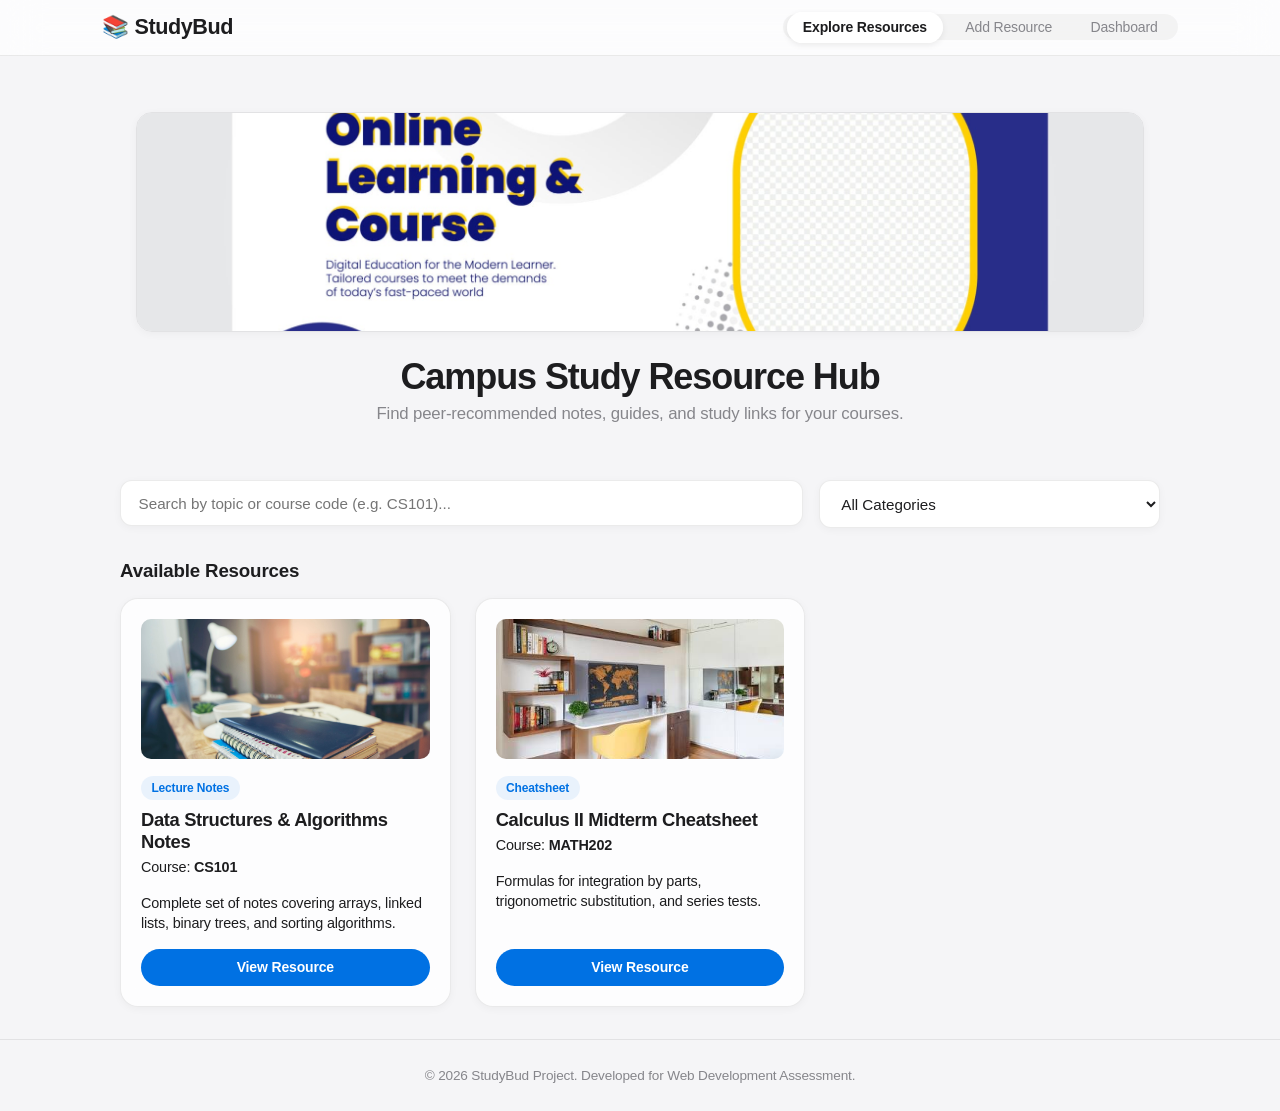
<file: index.html>
<!DOCTYPE html>
<html lang="en">
<head>
  <meta charset="UTF-8">
  <meta name="viewport" content="width=device-width, initial-scale=1.0">
  <meta name="description" content="StudyBud - Discover and share study resources for your courses.">
  <title>StudyBud | Resource Explorer</title>
  <link rel="stylesheet" href="styles.css">
</head>
<body>

  <!-- Semantic Navigation Header -->
  <header>
    <div class="logo">
      <h1>📚 StudyBud</h1>
    </div>
    <nav>
      <ul>
        <li><a href="index.html" class="active">Explore Resources</a></li>
        <li><a href="add-resource.html">Add Resource</a></li>
        <li><a href="dashboard.html">Dashboard</a></li>
      </ul>
    </nav>
  </header>

  <!-- Main Content Area -->
  <main>
    <section class="hero">
      <div class="hero-image-container">
        <img src="images/hero-banner.jpg" alt="StudyBud Campus Resource Banner" class="hero-img">
      </div>
      <h2>Campus Study Resource Hub</h2>
      <p>Find peer-recommended notes, guides, and study links for your courses.</p>
    </section>

    <!-- Search and Filter Section -->
    <section class="controls-section">
      <div class="search-box">
        <label for="searchInput" class="sr-only">Search resources</label>
        <input type="text" id="searchInput" placeholder="Search by topic or course code (e.g. CS101)...">
      </div>
      <div class="filter-box">
        <label for="categoryFilter" class="sr-only">Filter by category</label>
        <select id="categoryFilter">
          <option value="All">All Categories</option>
          <option value="Lecture Notes">Lecture Notes</option>
          <option value="Study Guide">Study Guide</option>
          <option value="Practice Quiz">Practice Quiz</option>
          <option value="Cheatsheet">Cheatsheet</option>
        </select>
      </div>
    </section>

    <!-- Dynamic Resource Grid -->
    <section class="resource-container">
      <h3>Available Resources</h3>
      <div id="resourceGrid" class="grid-container">
        <!-- JS dynamically populates card content here -->
      </div>
    </section>
  </main>

  <!-- Semantic Footer -->
  <footer>
    <p>&copy; 2026 StudyBud Project. Developed for Web Development Assessment.</p>
  </footer>

  <script src="script.js"></script>
</body>
</html>
</file>
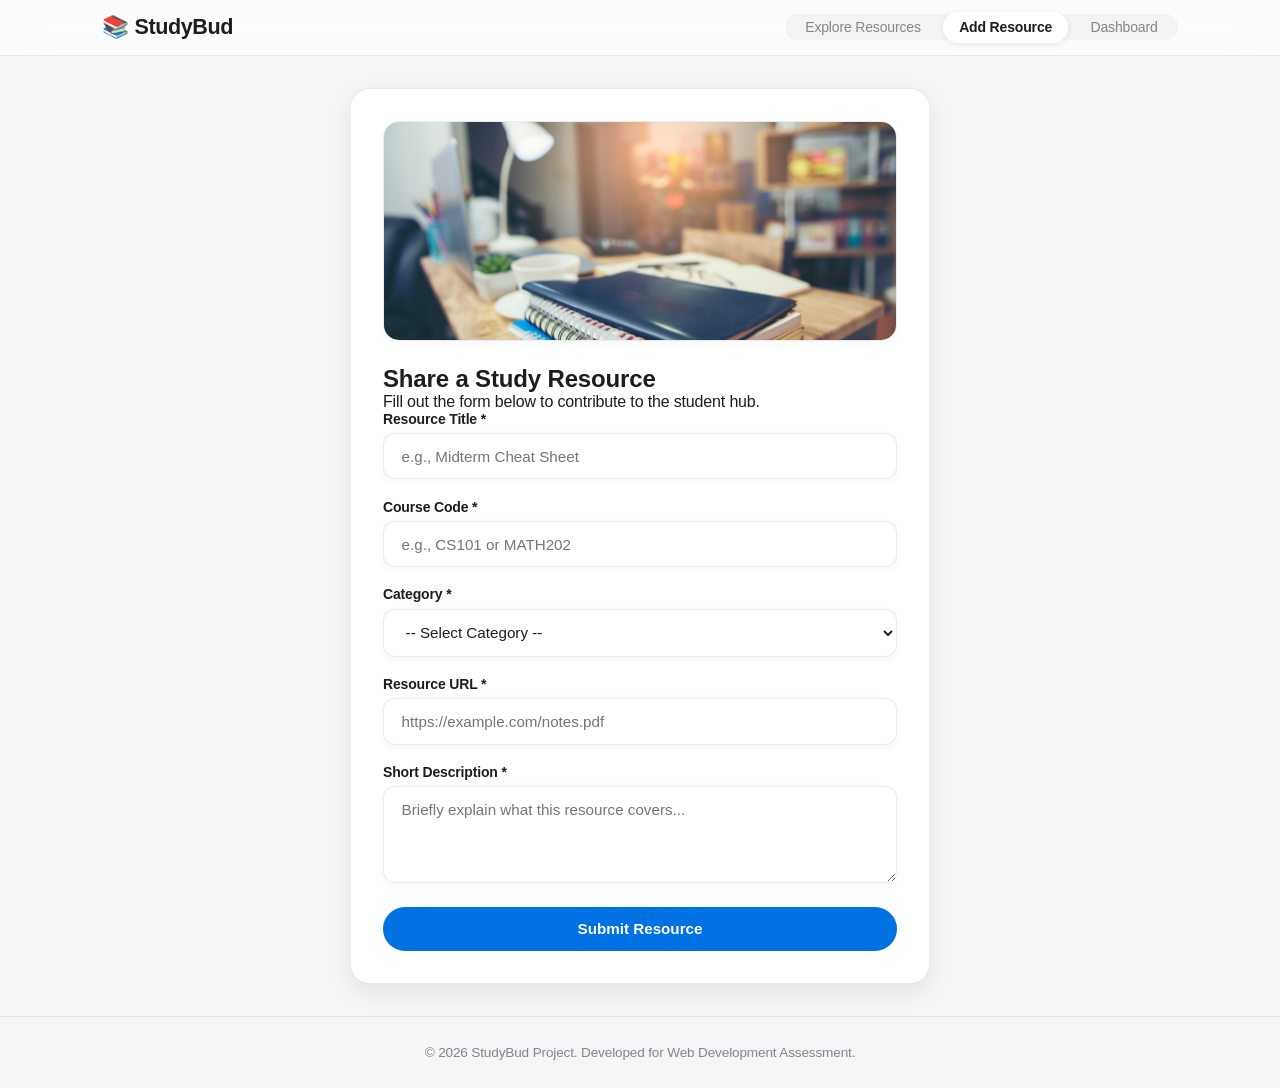
<file: add-resource.html>
<!DOCTYPE html>
<html lang="en">
<head>
  <meta charset="UTF-8">
  <meta name="viewport" content="width=device-width, initial-scale=1.0">
  <meta name="description" content="Add a new study resource to StudyBud.">
  <title>StudyBud | Add Resource</title>
  <link rel="stylesheet" href="styles.css">
</head>
<body>

  <header>
    <div class="logo">
      <h1>📚 StudyBud</h1>
    </div>
    <nav>
      <ul>
        <li><a href="index.html">Explore Resources</a></li>
        <li><a href="add-resource.html" class="active">Add Resource</a></li>
        <li><a href="dashboard.html">Dashboard</a></li>
      </ul>
    </nav>
  </header>

  <main>
    <section class="form-section">
      <div class="form-banner">
        <img src="images/study-desk.jpg" alt="Study Desk Setup" class="form-img">
      </div>
      <h2>Share a Study Resource</h2>
      <p>Fill out the form below to contribute to the student hub.</p>

      <!-- Feedback Alert Box -->
      <div id="messageBox" class="alert-box" hidden></div>

      <!-- User Input Form -->
      <form id="resourceForm" novalidate>
        <div class="form-group">
          <label for="title">Resource Title *</label>
          <input type="text" id="title" name="title" placeholder="e.g., Midterm Cheat Sheet">
          <small class="error-text" id="titleError"></small>
        </div>

        <div class="form-group">
          <label for="course">Course Code *</label>
          <input type="text" id="course" name="course" placeholder="e.g., CS101 or MATH202">
          <small class="error-text" id="courseError"></small>
        </div>

        <div class="form-group">
          <label for="category">Category *</label>
          <select id="category" name="category">
            <option value="">-- Select Category --</option>
            <option value="Lecture Notes">Lecture Notes</option>
            <option value="Study Guide">Study Guide</option>
            <option value="Practice Quiz">Practice Quiz</option>
            <option value="Cheatsheet">Cheatsheet</option>
          </select>
          <small class="error-text" id="categoryError"></small>
        </div>

        <div class="form-group">
          <label for="link">Resource URL *</label>
          <input type="url" id="link" name="link" placeholder="https://example.com/notes.pdf">
          <small class="error-text" id="linkError"></small>
        </div>

        <div class="form-group">
          <label for="description">Short Description *</label>
          <textarea id="description" name="description" rows="4" placeholder="Briefly explain what this resource covers..."></textarea>
          <small class="error-text" id="descriptionError"></small>
        </div>

        <button type="submit" id="submitBtn">Submit Resource</button>
      </form>
    </section>
  </main>

  <footer>
    <p>&copy; 2026 StudyBud Project. Developed for Web Development Assessment.</p>
  </footer>

  <script src="script.js"></script>
</body>
</html>
</file>
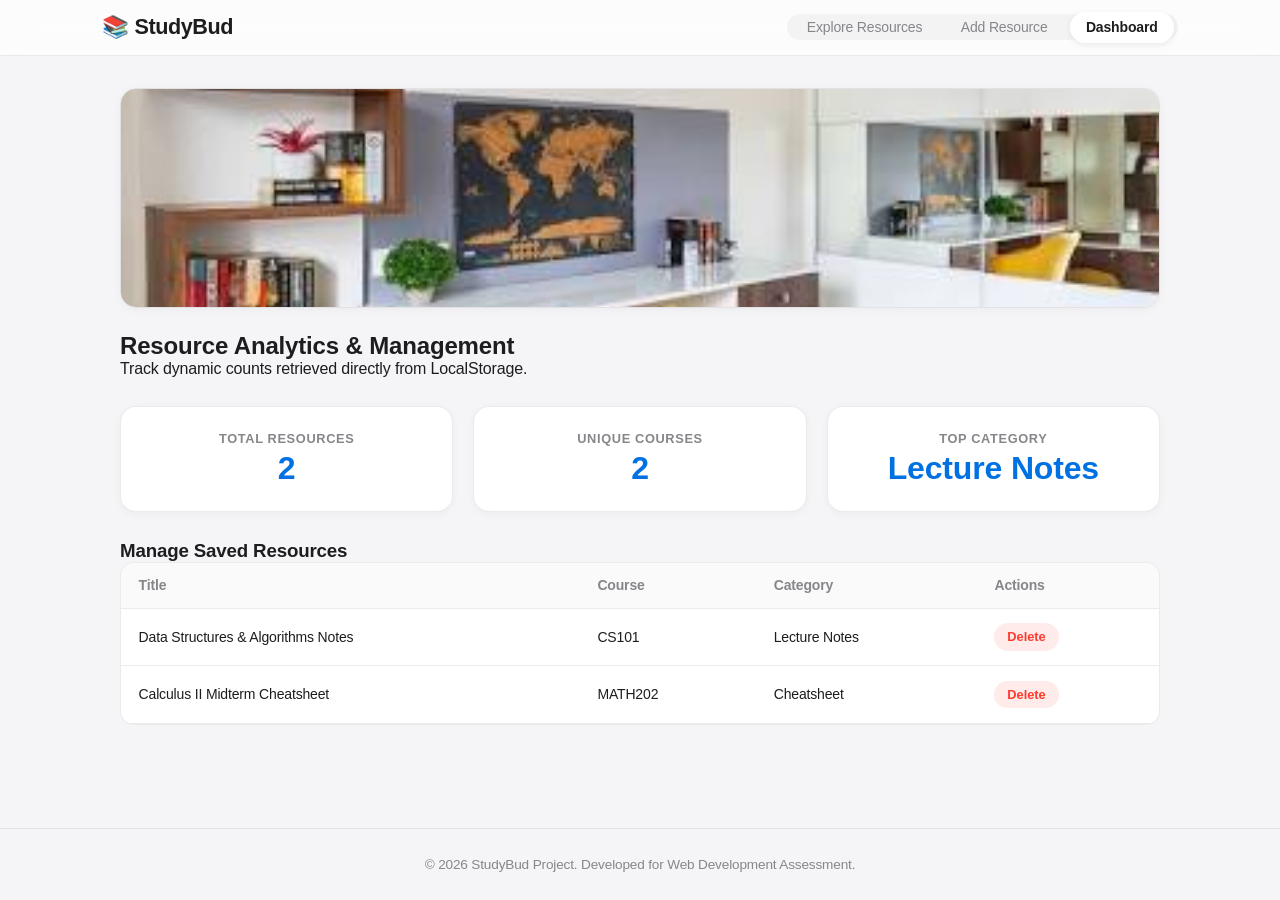
<file: dashboard.html>
<!DOCTYPE html>
<html lang="en">
<head>
  <meta charset="UTF-8">
  <meta name="viewport" content="width=device-width, initial-scale=1.0">
  <meta name="description" content="View study stats and manage resources on StudyBud.">
  <title>StudyBud | Dashboard</title>
  <link rel="stylesheet" href="styles.css">
</head>
<body>

  <header>
    <div class="logo">
      <h1>📚 StudyBud</h1>
    </div>
    <nav>
      <ul>
        <li><a href="index.html">Explore Resources</a></li>
        <li><a href="add-resource.html">Add Resource</a></li>
        <li><a href="dashboard.html" class="active">Dashboard</a></li>
      </ul>
    </nav>
  </header>

  <main>
    <section class="dashboard-head">
      <div class="dashboard-banner">
        <img src="images/library-workspace.jpg" alt="Organized Workspace" class="dashboard-img">
      </div>
      <h2>Resource Analytics & Management</h2>
      <p>Track dynamic counts retrieved directly from LocalStorage.</p>
    </section>

    <!-- Dynamic Metrics Display -->
    <section class="metrics-grid">
      <div class="metric-card">
        <h3>Total Resources</h3>
        <p id="totalCount">0</p>
      </div>
      <div class="metric-card">
        <h3>Unique Courses</h3>
        <p id="courseCount">0</p>
      </div>
      <div class="metric-card">
        <h3>Top Category</h3>
        <p id="topCategory">N/A</p>
      </div>
    </section>

    <!-- Resource Management Table -->
    <section class="manage-section">
      <h3>Manage Saved Resources</h3>
      <div class="table-responsive">
        <table>
          <thead>
            <tr>
              <th>Title</th>
              <th>Course</th>
              <th>Category</th>
              <th>Actions</th>
            </tr>
          </thead>
          <tbody id="managementTableBody">
            <!-- JS dynamically populates rows -->
          </tbody>
        </table>
      </div>
    </section>
  </main>

  <footer>
    <p>&copy; 2026 StudyBud Project. Developed for Web Development Assessment.</p>
  </footer>

  <script src="script.js"></script>
</body>
</html>
</file>
<file: styles.css>
/* ==========================================================================
   Apple / iOS Aesthetic Design System — StudyBud
   ========================================================================== */

:root {
  /* Apple Color System */
  --apple-blue: #0071e3;
  --apple-blue-hover: #0077ed;
  --apple-bg: #f5f5f7;
  --apple-card-bg: rgba(255, 255, 255, 0.8);
  --apple-card-solid: #ffffff;
  --apple-text-dark: #1d1d1f;
  --apple-text-muted: #86868b;
  --apple-border: rgba(0, 0, 0, 0.08);
  --apple-error: #ff3b30;
  --apple-success: #34c759;

  /* Glassmorphism & Shadows */
  --glass-bg: rgba(255, 255, 255, 0.72);
  --glass-blur: blur(20px) saturate(180%);
  --shadow-sm: 0 2px 8px rgba(0, 0, 0, 0.04);
  --shadow-md: 0 8px 24px rgba(0, 0, 0, 0.08);
  --shadow-hover: 0 16px 32px rgba(0, 0, 0, 0.12);

  /* iOS Animation Curve */
  --ease-ios: cubic-bezier(0.25, 1, 0.5, 1);
}

* {
  box-sizing: border-box;
  margin: 0;
  padding: 0;
  font-family: -apple-system, BlinkMacSystemFont, "SF Pro Display", "SF Pro Text", "Helvetica Neue", Helvetica, Arial, sans-serif;
  -webkit-font-smoothing: antialiased;
  -moz-osx-font-smoothing: grayscale;
}

body {
  background-color: var(--apple-bg);
  color: var(--apple-text-dark);
  display: flex;
  flex-direction: column;
  min-height: 100vh;
  letter-spacing: -0.01em;
}

main {
  flex: 1;
  max-width: 1040px;
  width: 90%;
  margin: 2rem auto;
}

.sr-only {
  position: absolute;
  width: 1px;
  height: 1px;
  padding: 0;
  margin: -1px;
  overflow: hidden;
  clip: rect(0, 0, 0, 0);
  border: 0;
}

/* --- Image Containers --- */
.hero-img, 
.form-img, 
.dashboard-img {
  width: 100%;
  max-height: 220px;
  object-fit: cover;
  border-radius: 16px;
  margin-bottom: 1.25rem;
  box-shadow: var(--shadow-sm);
  border: 1px solid var(--apple-border);
}

.card-img {
  width: 100%;
  height: 140px;
  object-fit: cover;
  border-radius: 10px;
  margin-bottom: 0.8rem;
}

/* --- Glassmorphic Navigation --- */
header {
  position: sticky;
  top: 0;
  z-index: 100;
  background: var(--glass-bg);
  backdrop-filter: var(--glass-blur);
  -webkit-backdrop-filter: var(--glass-blur);
  border-bottom: 1px solid var(--apple-border);
  padding: 0.9rem 8%;
  display: flex;
  justify-content: space-between;
  align-items: center;
}

.logo h1 {
  font-size: 1.35rem;
  font-weight: 700;
  letter-spacing: -0.02em;
}

nav ul {
  display: flex;
  list-style: none;
  gap: 0.4rem;
  background: rgba(0, 0, 0, 0.04);
  padding: 4px;
  border-radius: 980px;
}

nav a {
  text-decoration: none;
  color: var(--apple-text-muted);
  font-size: 0.875rem;
  font-weight: 500;
  padding: 0.45rem 1rem;
  border-radius: 980px;
  transition: all 0.25s var(--ease-ios);
}

nav a:hover {
  color: var(--apple-text-dark);
}

nav a.active {
  background: var(--apple-card-solid);
  color: var(--apple-text-dark);
  font-weight: 600;
  box-shadow: 0 2px 6px rgba(0,0,0,0.08);
}

/* --- Hero Banner Section --- */
.hero {
  text-align: center;
  padding: 1.5rem 1rem 2rem 1rem;
  margin-bottom: 1.5rem;
}

.hero h2 {
  font-size: 2.25rem;
  font-weight: 700;
  letter-spacing: -0.03em;
  margin-bottom: 0.4rem;
}

.hero p {
  color: var(--apple-text-muted);
  font-size: 1.05rem;
}

/* --- Controls Section (Search & Select) --- */
.controls-section {
  display: flex;
  gap: 1rem;
  margin-bottom: 2rem;
  flex-wrap: wrap;
}

.search-box { flex: 2; min-width: 260px; }
.filter-box { flex: 1; min-width: 180px; }

input[type="text"],
input[type="url"],
select,
textarea {
  width: 100%;
  padding: 0.85rem 1.1rem;
  background: var(--apple-card-solid);
  border: 1px solid var(--apple-border);
  border-radius: 12px;
  font-size: 0.95rem;
  color: var(--apple-text-dark);
  box-shadow: var(--shadow-sm);
  transition: all 0.25s var(--ease-ios);
  outline: none;
}

input:focus, select:focus, textarea:focus {
  border-color: var(--apple-blue);
  box-shadow: 0 0 0 4px rgba(0, 113, 227, 0.15);
}

/* --- Dynamic Card Grid --- */
.grid-container {
  display: grid;
  grid-template-columns: repeat(auto-fill, minmax(290px, 1fr));
  gap: 1.5rem;
  margin-top: 1rem;
}

.card {
  background: var(--apple-card-bg);
  backdrop-filter: blur(10px);
  -webkit-backdrop-filter: blur(10px);
  border: 1px solid var(--apple-border);
  border-radius: 18px;
  padding: 1.25rem;
  display: flex;
  flex-direction: column;
  justify-content: space-between;
  box-shadow: var(--shadow-sm);
  transition: all 0.35s var(--ease-ios);
}

.card:hover {
  transform: translateY(-6px);
  box-shadow: var(--shadow-hover);
  border-color: rgba(0, 113, 227, 0.2);
}

.card-tag {
  display: inline-block;
  align-self: flex-start;
  background: rgba(0, 113, 227, 0.08);
  color: var(--apple-blue);
  font-size: 0.75rem;
  font-weight: 600;
  padding: 0.3rem 0.65rem;
  border-radius: 980px;
  margin-bottom: 0.6rem;
}

.card h4 {
  font-size: 1.15rem;
  font-weight: 600;
  letter-spacing: -0.02em;
  margin-bottom: 0.2rem;
}

.course-code {
  color: var(--apple-text-muted);
  font-size: 0.85rem;
  margin-bottom: 0.6rem;
}

.card p {
  color: var(--apple-text-dark);
  font-size: 0.9rem;
  line-height: 1.4;
  margin-bottom: 1rem;
}

.card a {
  display: block;
  text-align: center;
  background-color: var(--apple-blue);
  color: #ffffff;
  padding: 0.65rem 1rem;
  border-radius: 980px;
  text-decoration: none;
  font-size: 0.875rem;
  font-weight: 600;
  transition: all 0.25s var(--ease-ios);
}

.card a:hover {
  background-color: var(--apple-blue-hover);
  transform: scale(1.02);
}

/* --- Form Page Styling --- */
.form-section {
  max-width: 580px;
  margin: 0 auto;
  background: var(--apple-card-solid);
  padding: 2rem;
  border-radius: 20px;
  border: 1px solid var(--apple-border);
  box-shadow: var(--shadow-md);
}

.form-group {
  margin-bottom: 1.2rem;
}

.form-group label {
  display: block;
  margin-bottom: 0.4rem;
  font-size: 0.875rem;
  font-weight: 600;
}

.error-text {
  color: var(--apple-error);
  font-size: 0.8rem;
  display: block;
  margin-top: 0.25rem;
}

button[type="submit"] {
  width: 100%;
  background-color: var(--apple-blue);
  color: #ffffff;
  border: none;
  padding: 0.85rem;
  font-size: 0.95rem;
  font-weight: 600;
  border-radius: 980px;
  cursor: pointer;
  transition: all 0.25s var(--ease-ios);
}

button[type="submit"]:hover {
  background-color: var(--apple-blue-hover);
  transform: scale(1.01);
}

.alert-box {
  padding: 0.85rem;
  border-radius: 12px;
  margin-bottom: 1rem;
  font-size: 0.875rem;
  font-weight: 500;
}

.alert-box.success {
  background-color: rgba(52, 199, 89, 0.12);
  color: #1b7a36;
  border: 1px solid rgba(52, 199, 89, 0.3);
}

/* --- Dashboard & Metrics Styling --- */
.metrics-grid {
  display: grid;
  grid-template-columns: repeat(auto-fit, minmax(180px, 1fr));
  gap: 1.25rem;
  margin: 1.75rem 0;
}

.metric-card {
  background: var(--apple-card-solid);
  border: 1px solid var(--apple-border);
  padding: 1.5rem 1rem;
  border-radius: 16px;
  text-align: center;
  box-shadow: var(--shadow-sm);
}

.metric-card h3 {
  font-size: 0.8rem;
  text-transform: uppercase;
  letter-spacing: 0.05em;
  color: var(--apple-text-muted);
}

.metric-card p {
  font-size: 2rem;
  font-weight: 700;
  color: var(--apple-blue);
  margin-top: 0.25rem;
}

.table-responsive {
  overflow-x: auto;
  border-radius: 14px;
  border: 1px solid var(--apple-border);
  background: var(--apple-card-solid);
}

table {
  width: 100%;
  border-collapse: collapse;
}

th, td {
  padding: 0.9rem 1.1rem;
  text-align: left;
  border-bottom: 1px solid var(--apple-border);
  font-size: 0.875rem;
}

th {
  background-color: #fafafa;
  color: var(--apple-text-muted);
  font-weight: 600;
}

.btn-delete {
  background-color: rgba(255, 59, 48, 0.1);
  color: var(--apple-error);
  border: none;
  padding: 0.4rem 0.8rem;
  border-radius: 980px;
  font-size: 0.8rem;
  font-weight: 600;
  cursor: pointer;
  transition: all 0.2s var(--ease-ios);
}

.btn-delete:hover {
  background-color: var(--apple-error);
  color: #ffffff;
}

footer {
  background: var(--apple-bg);
  border-top: 1px solid var(--apple-border);
  text-align: center;
  padding: 1.75rem;
  color: var(--apple-text-muted);
  font-size: 0.85rem;
  margin-top: auto;
}

@media (max-width: 768px) {
  header {
    flex-direction: column;
    gap: 0.75rem;
  }

  .controls-section {
    flex-direction: column;
  }

  main {
    width: 92%;
  }
}
</file>
